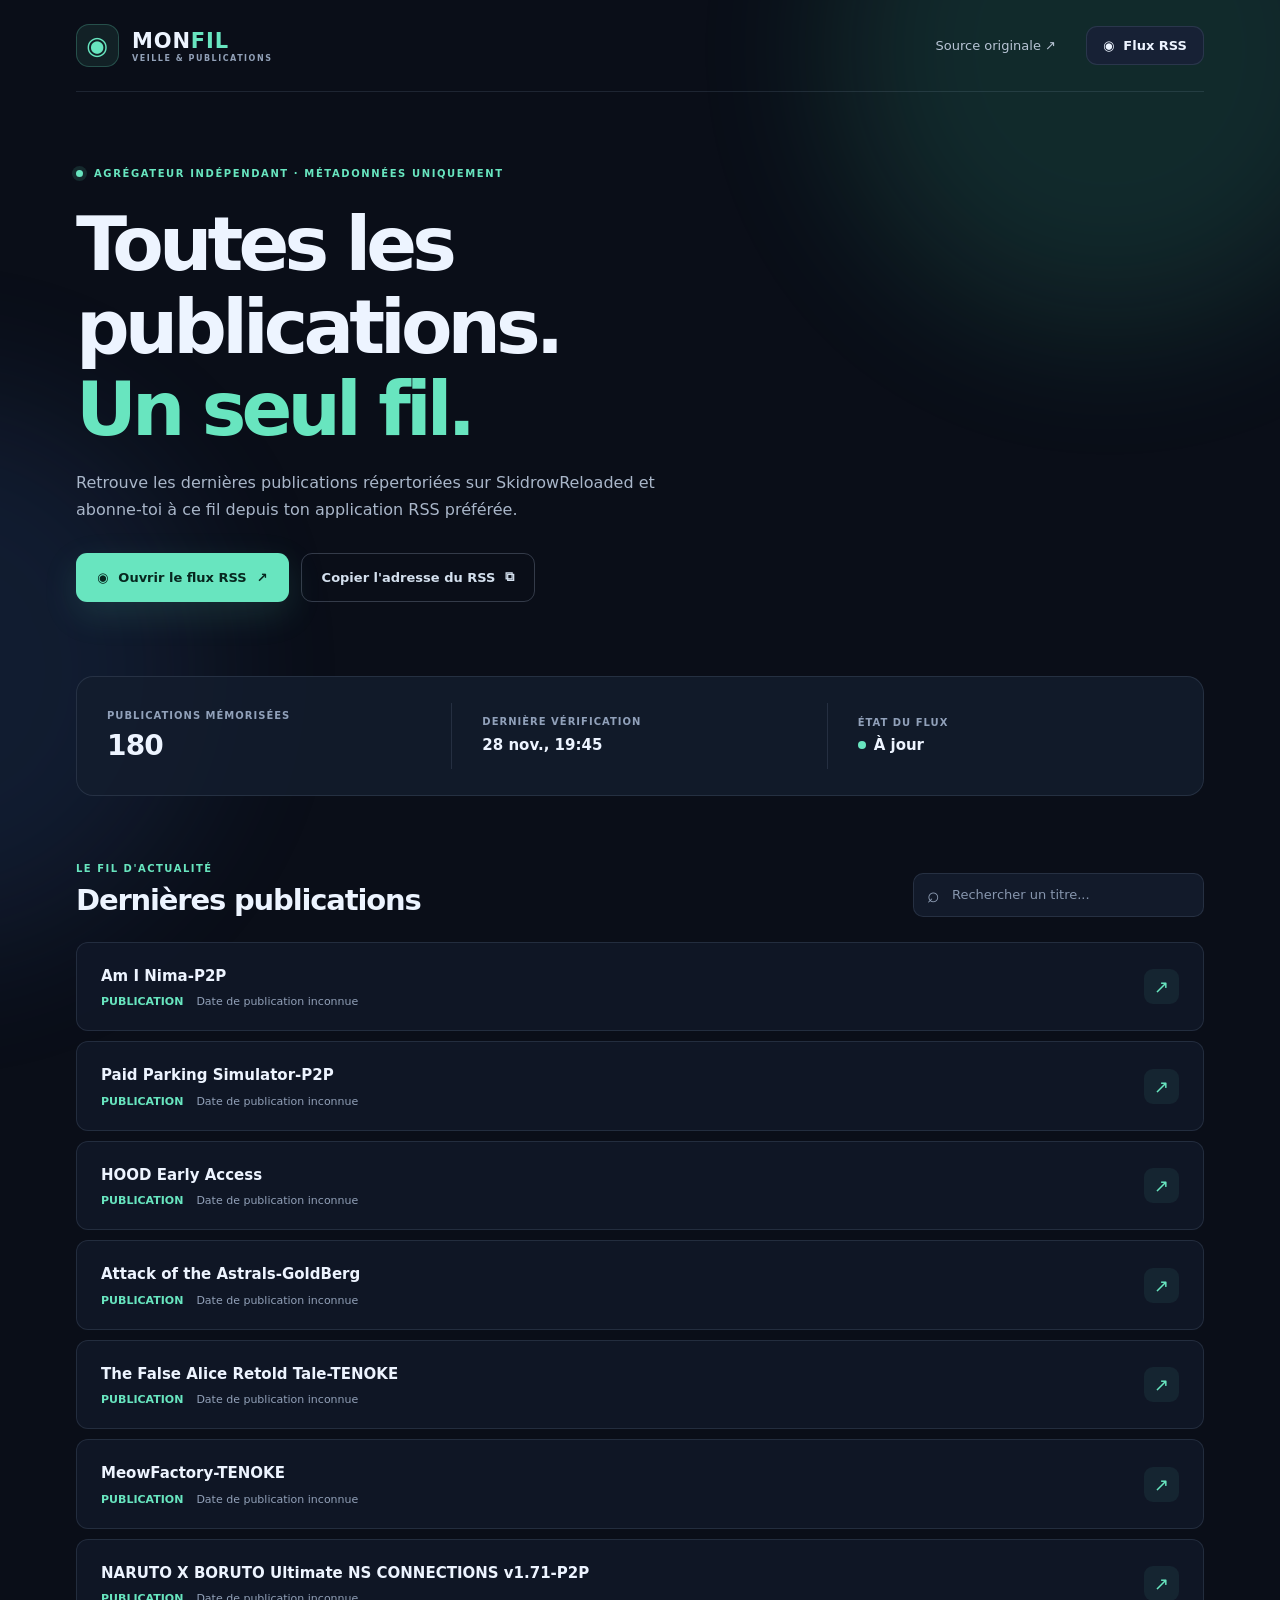
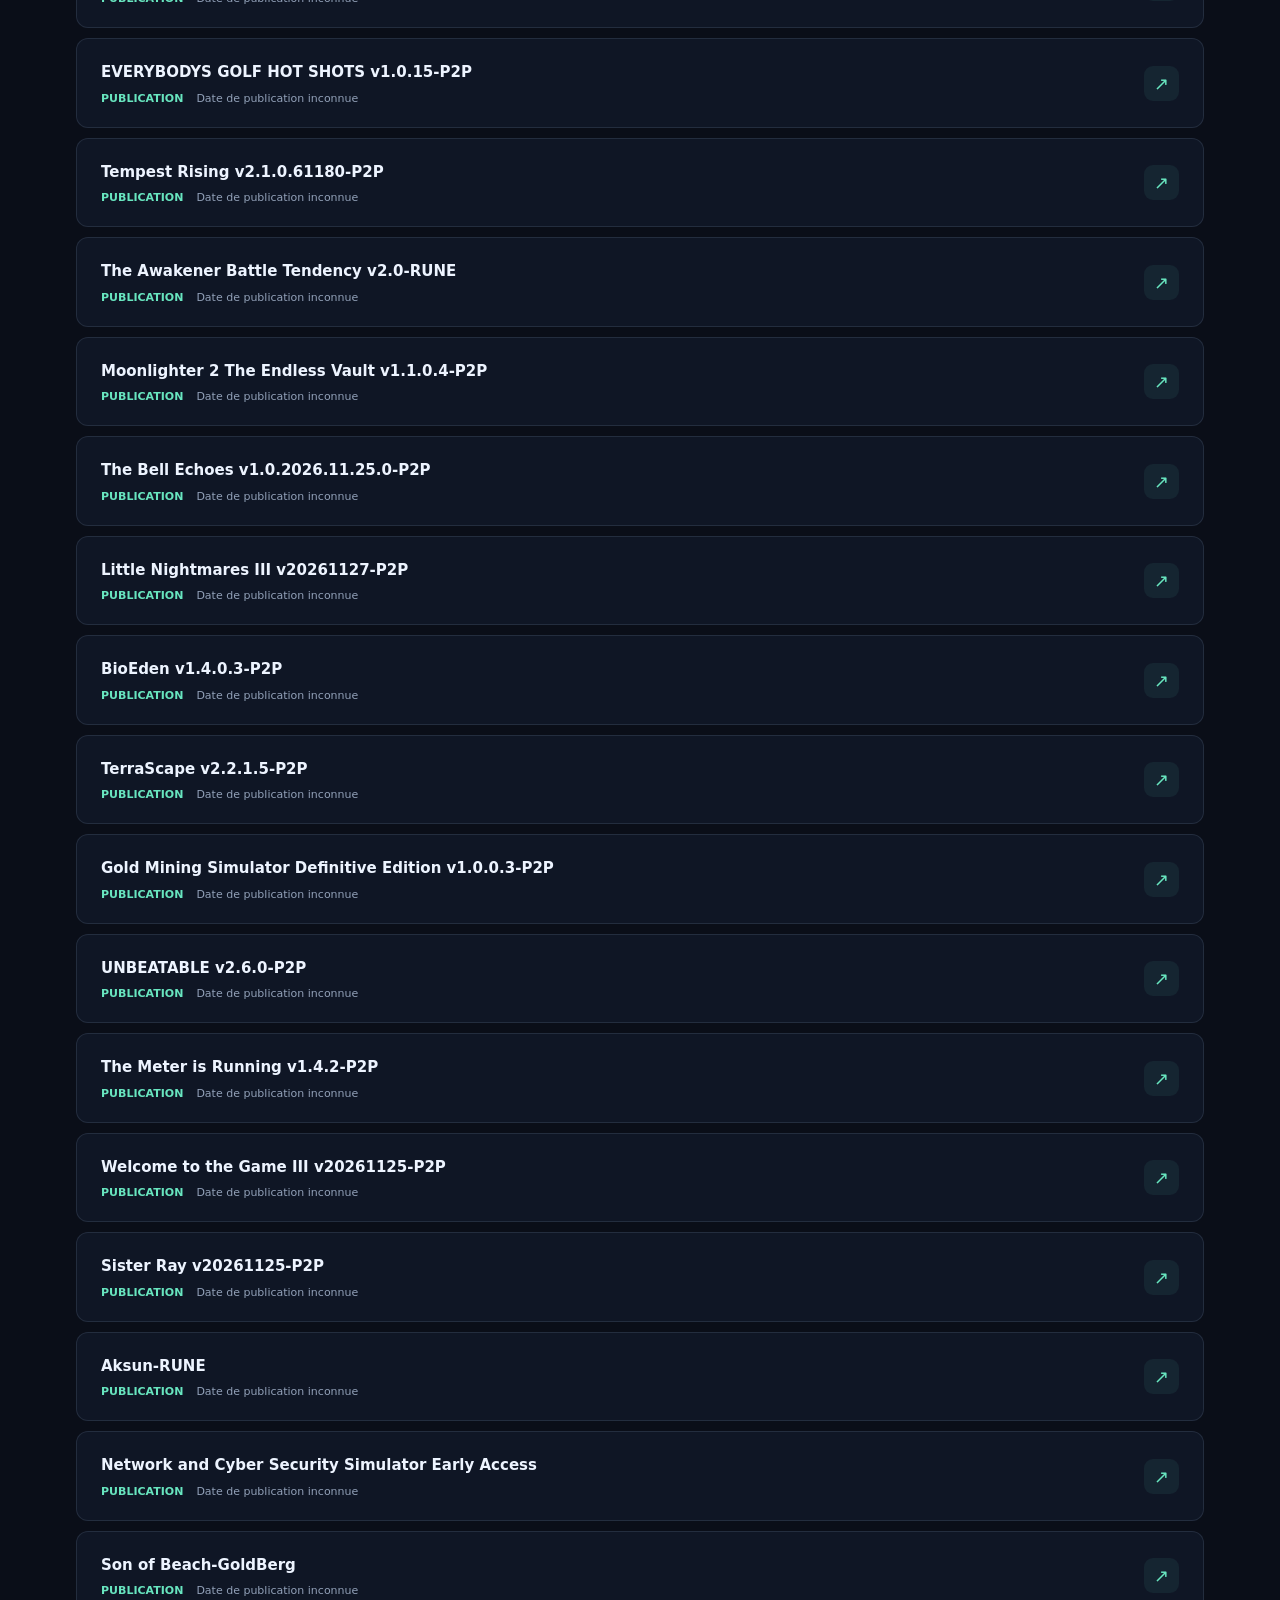
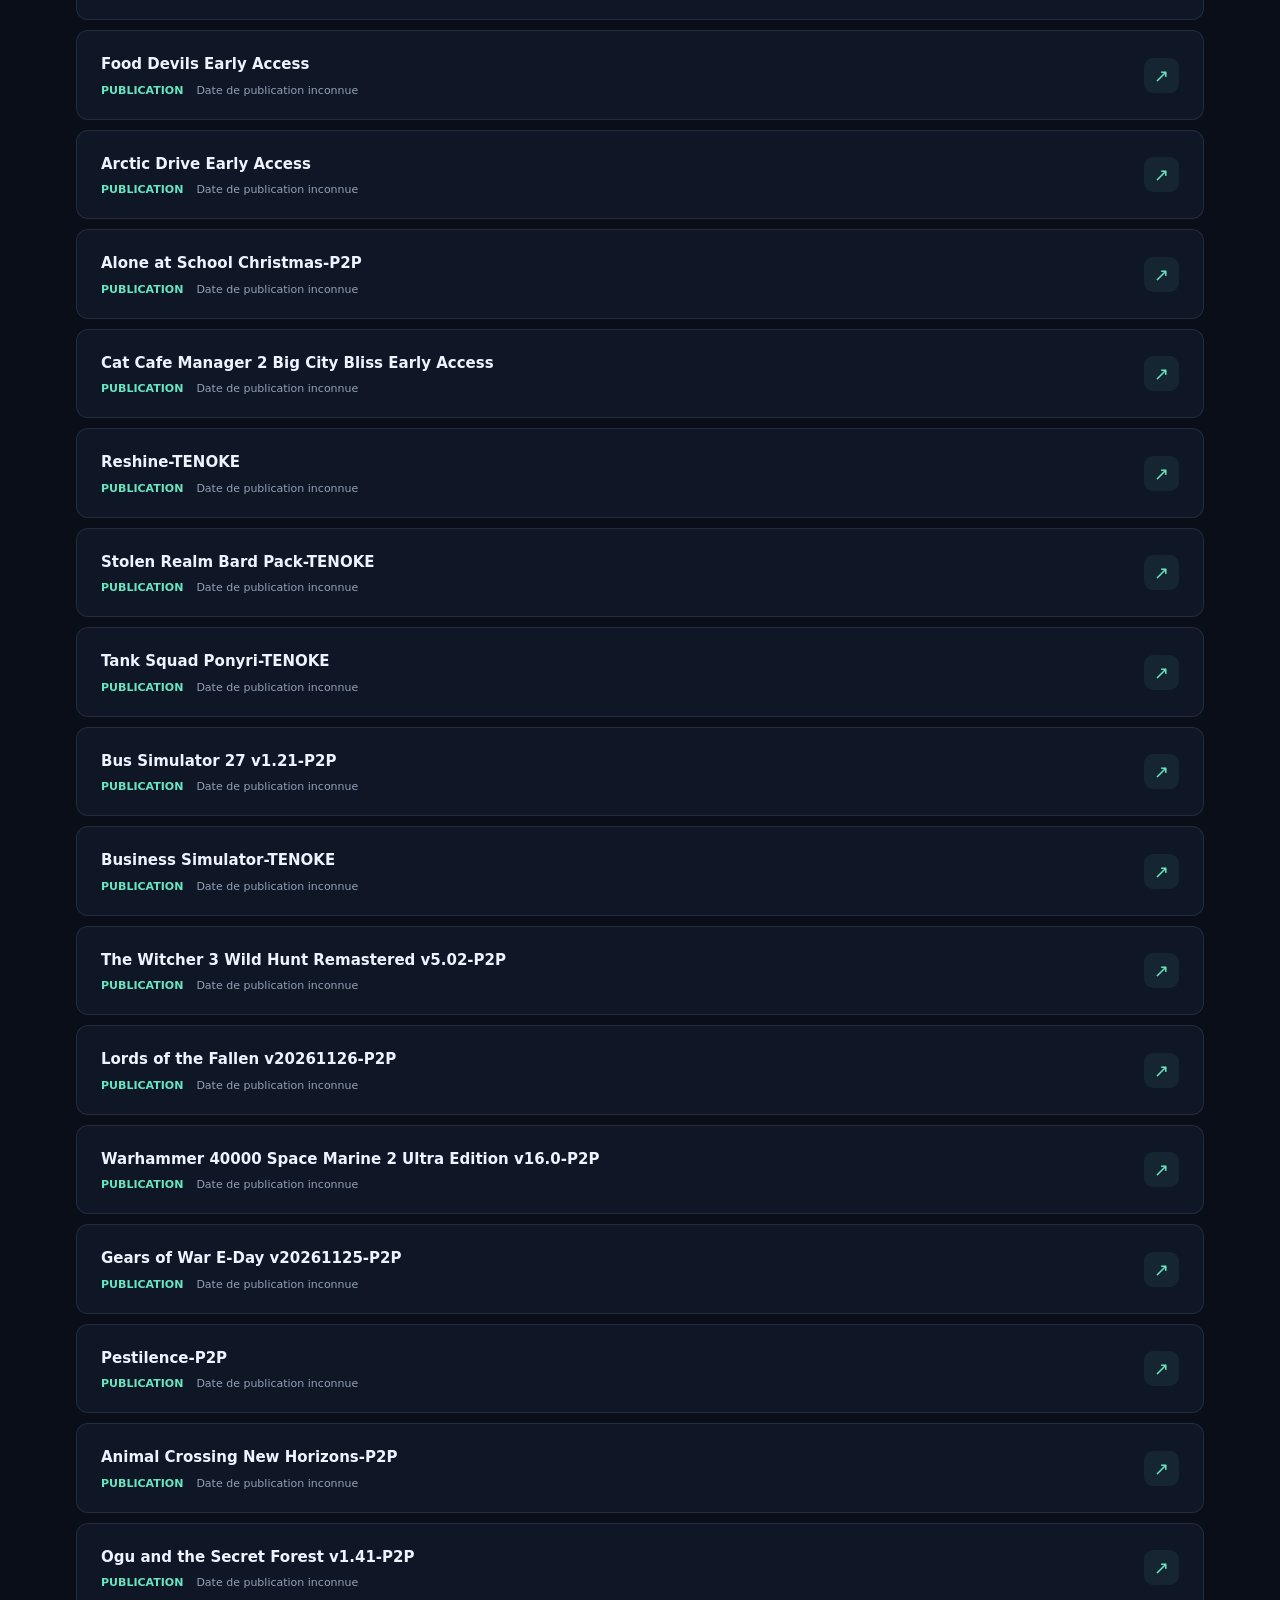
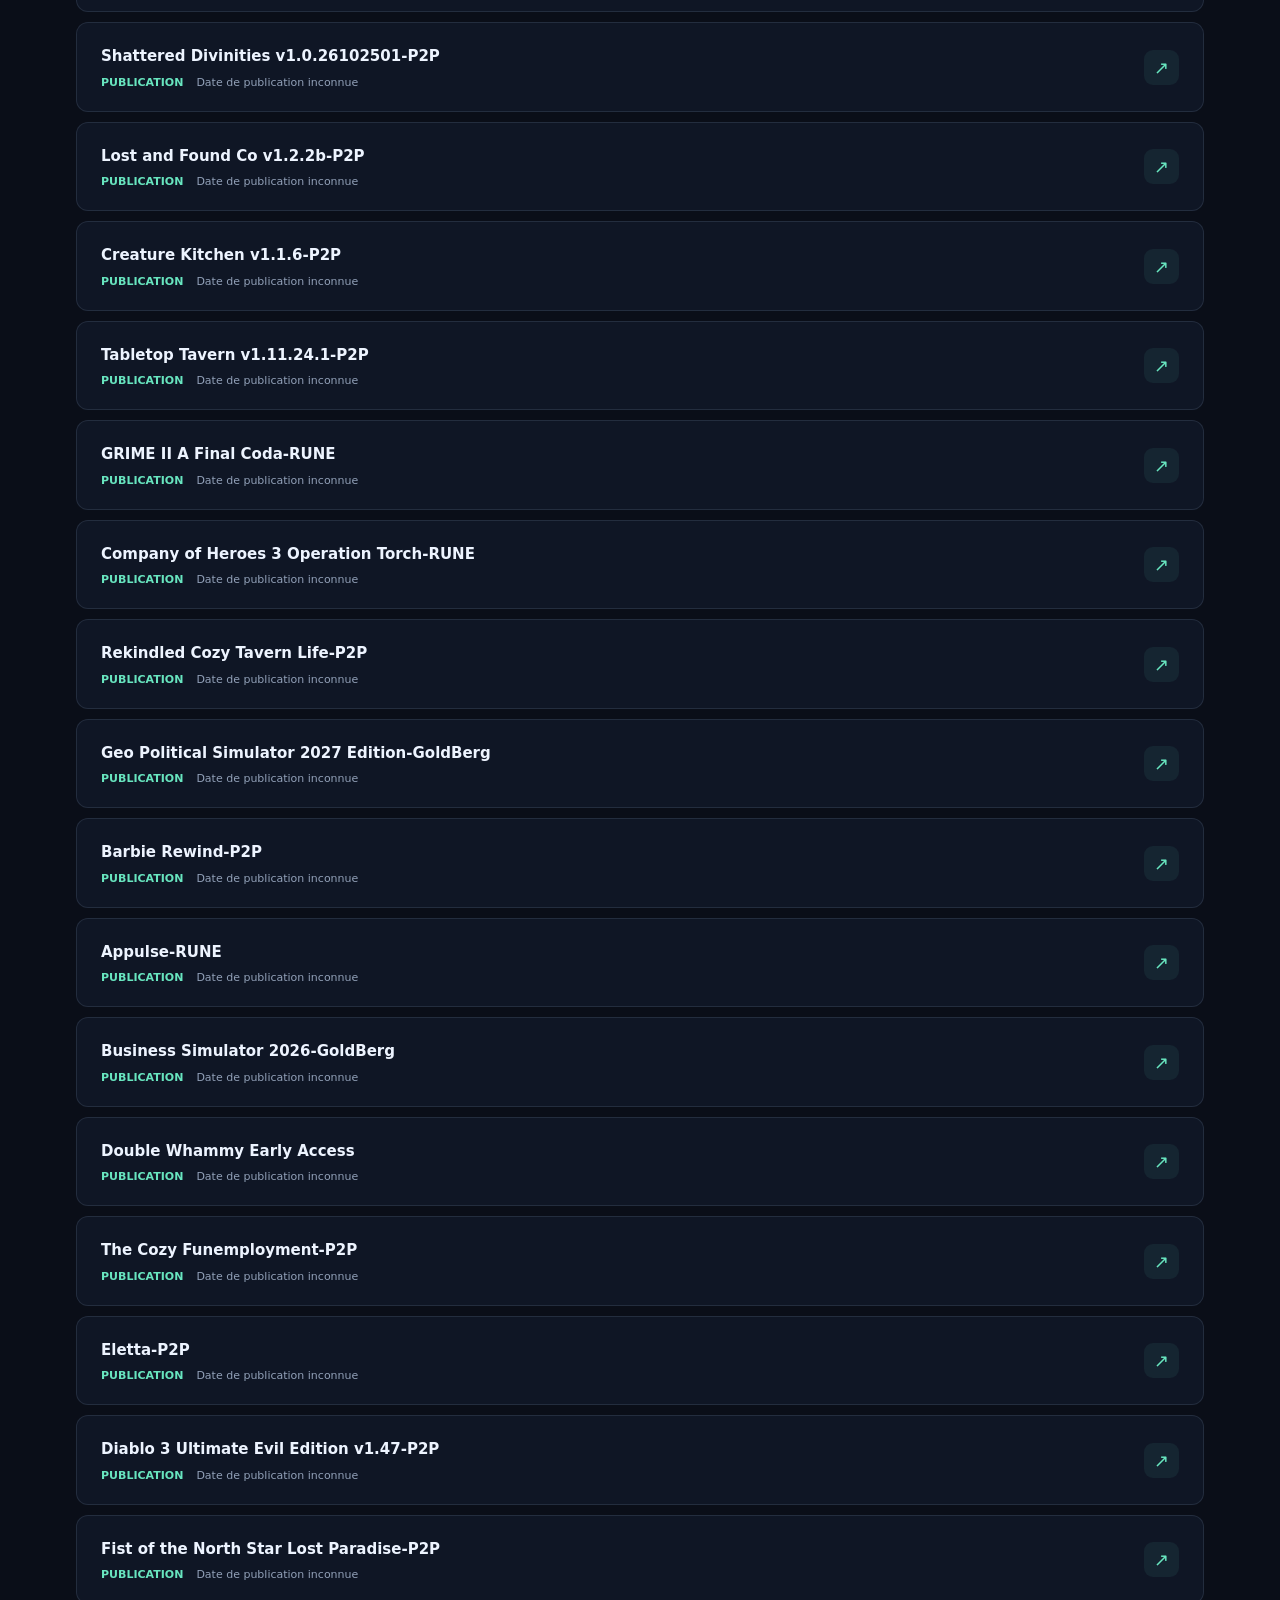
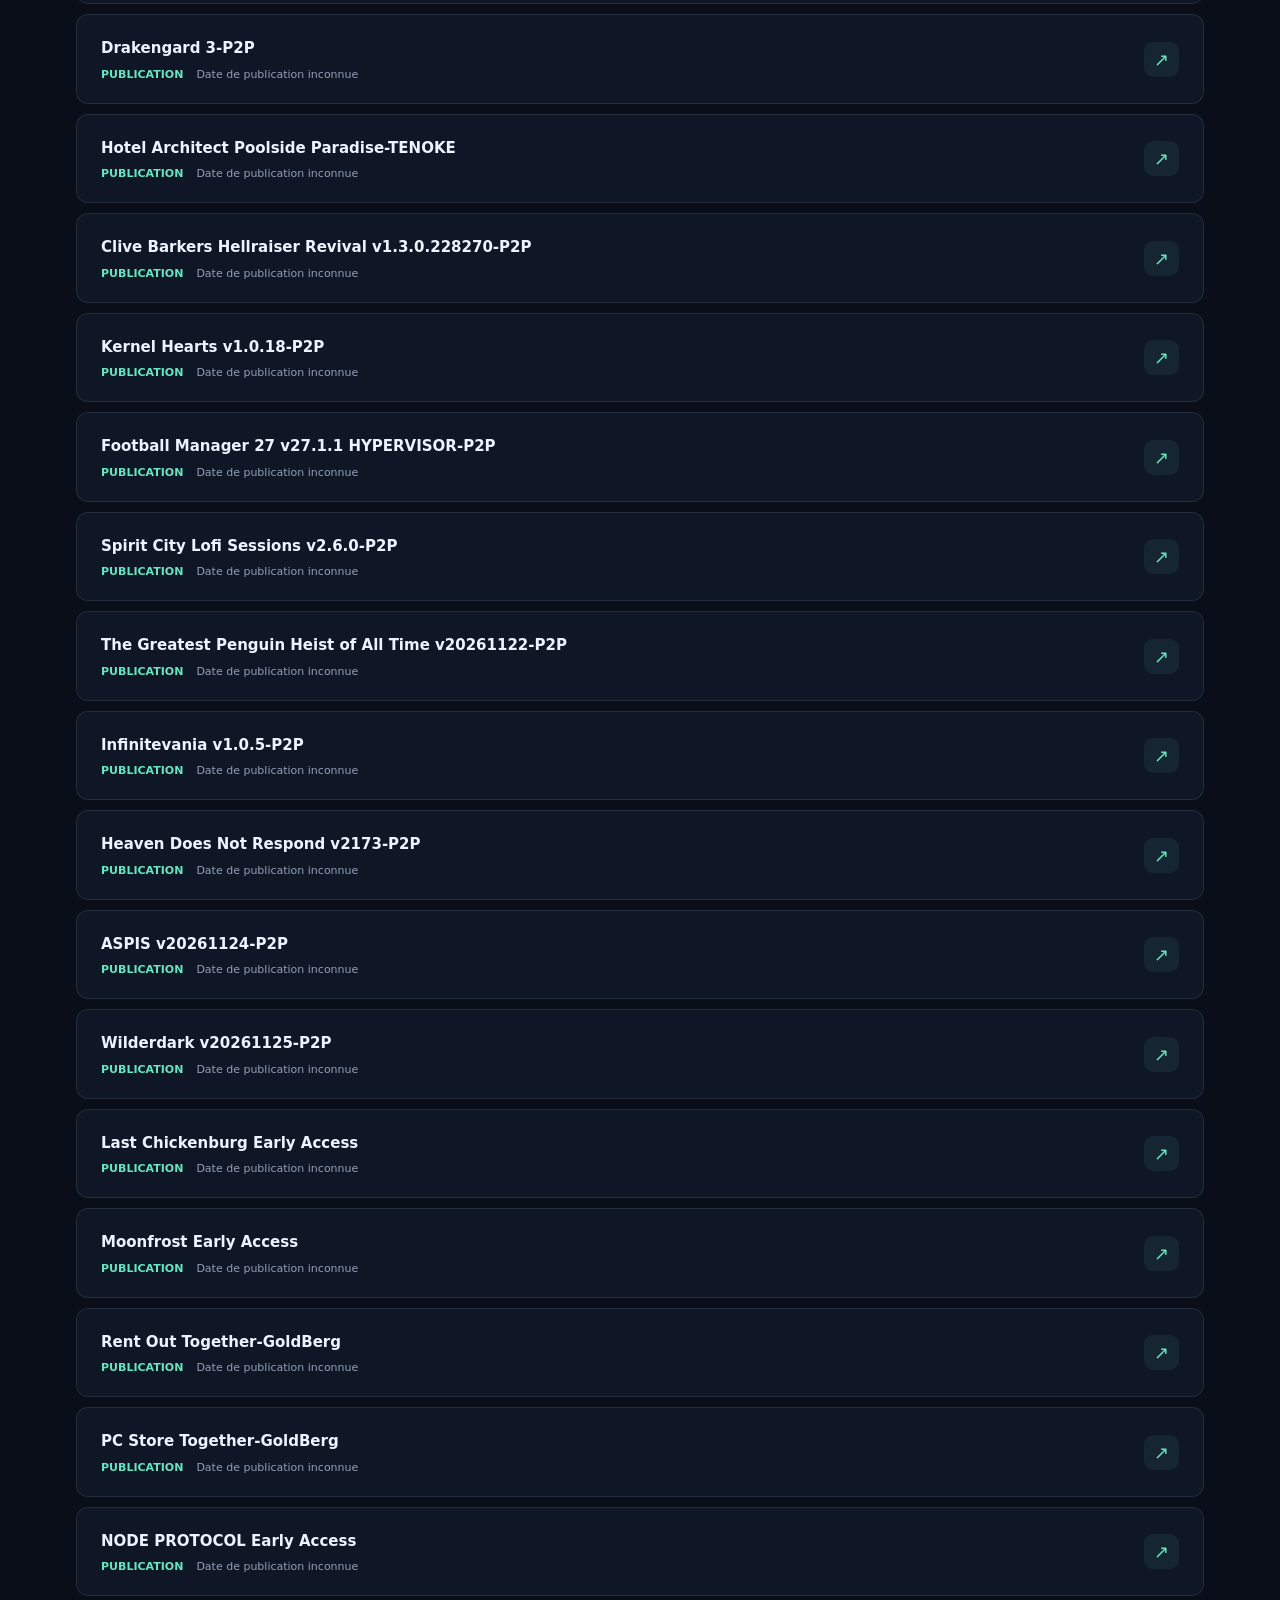
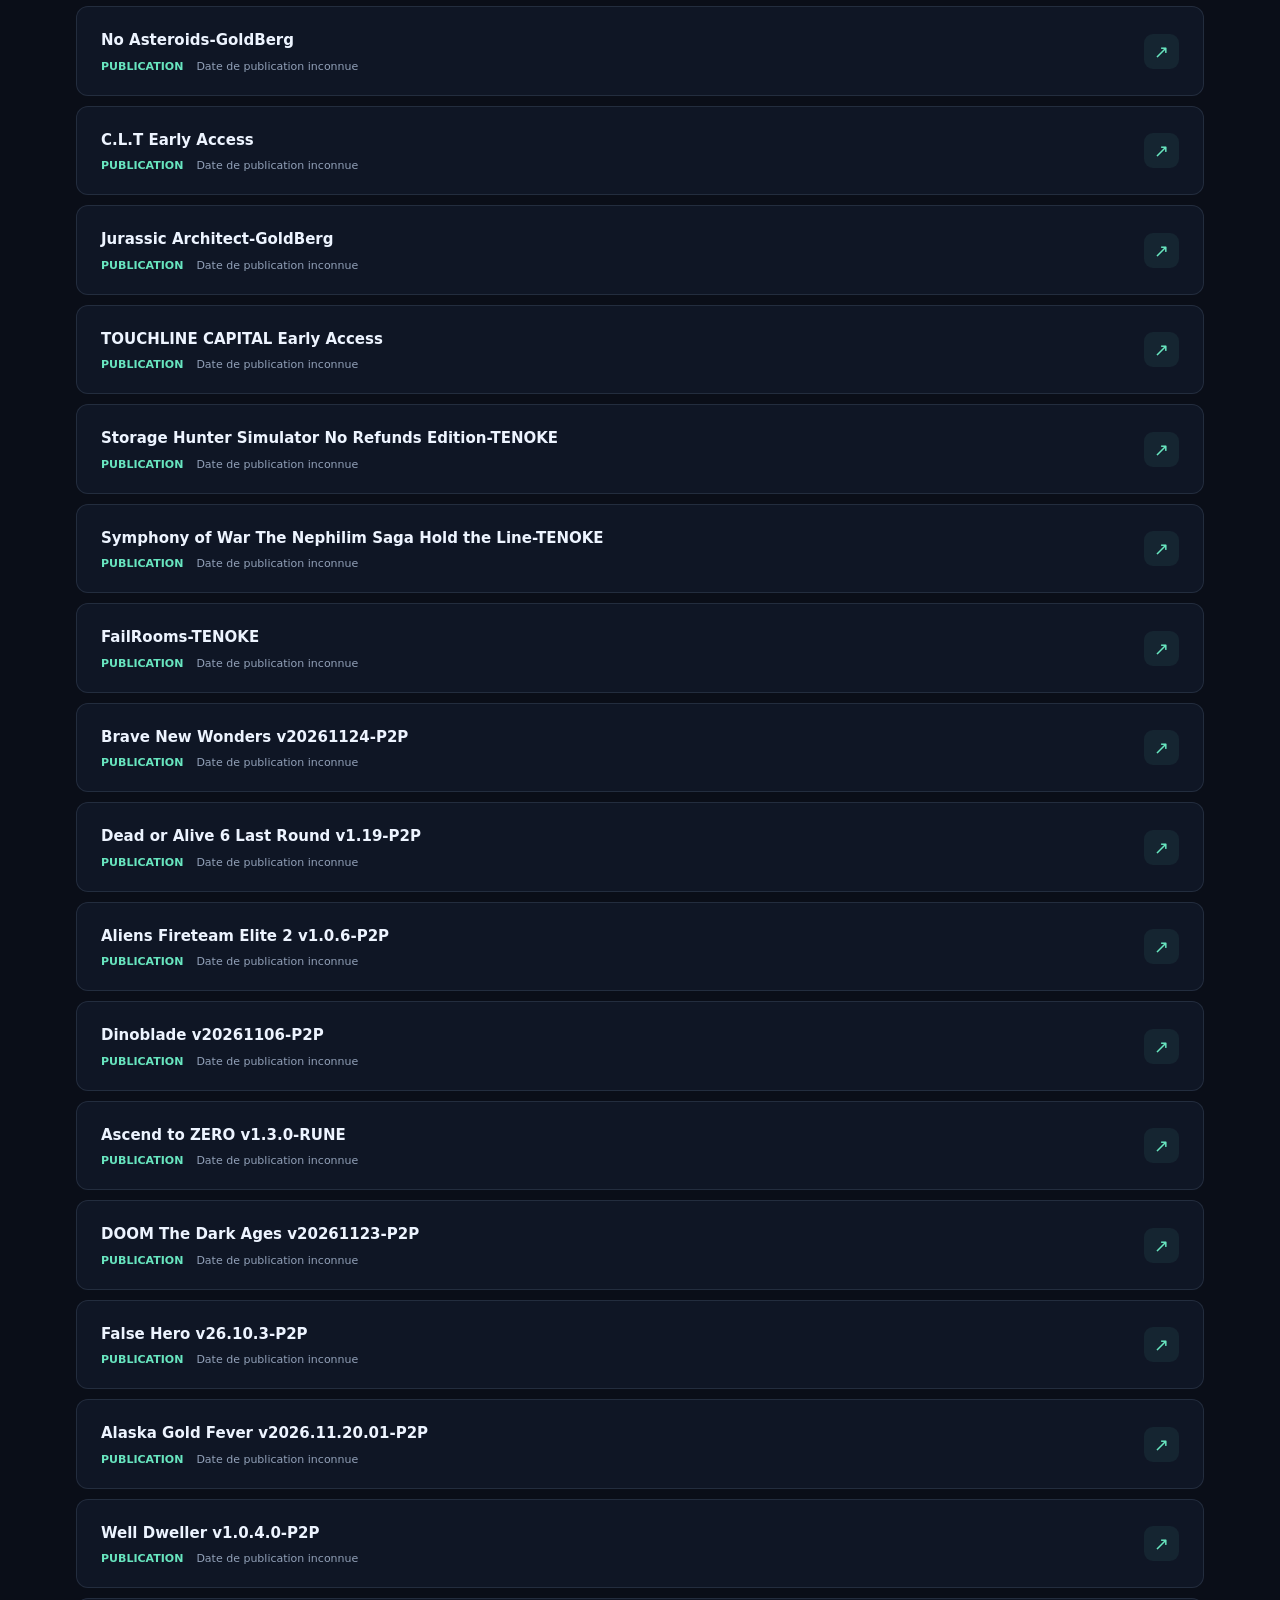
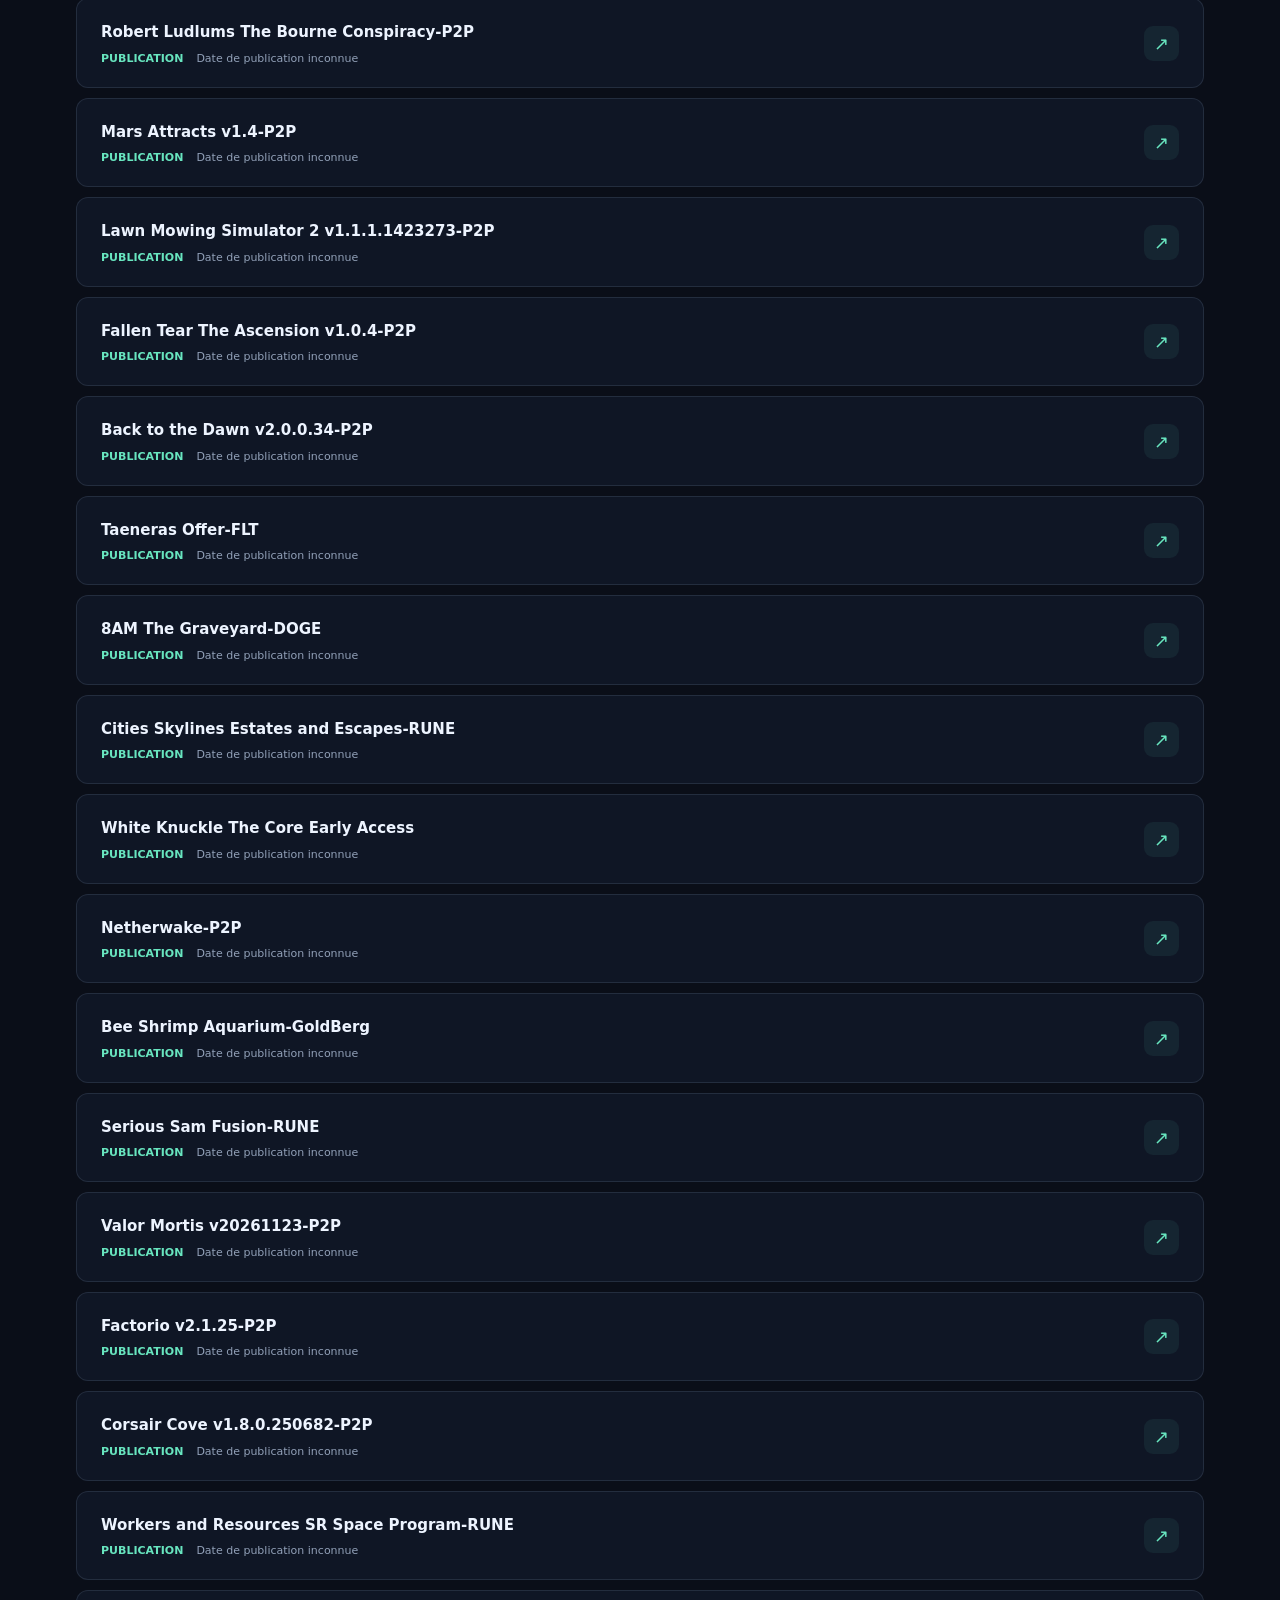
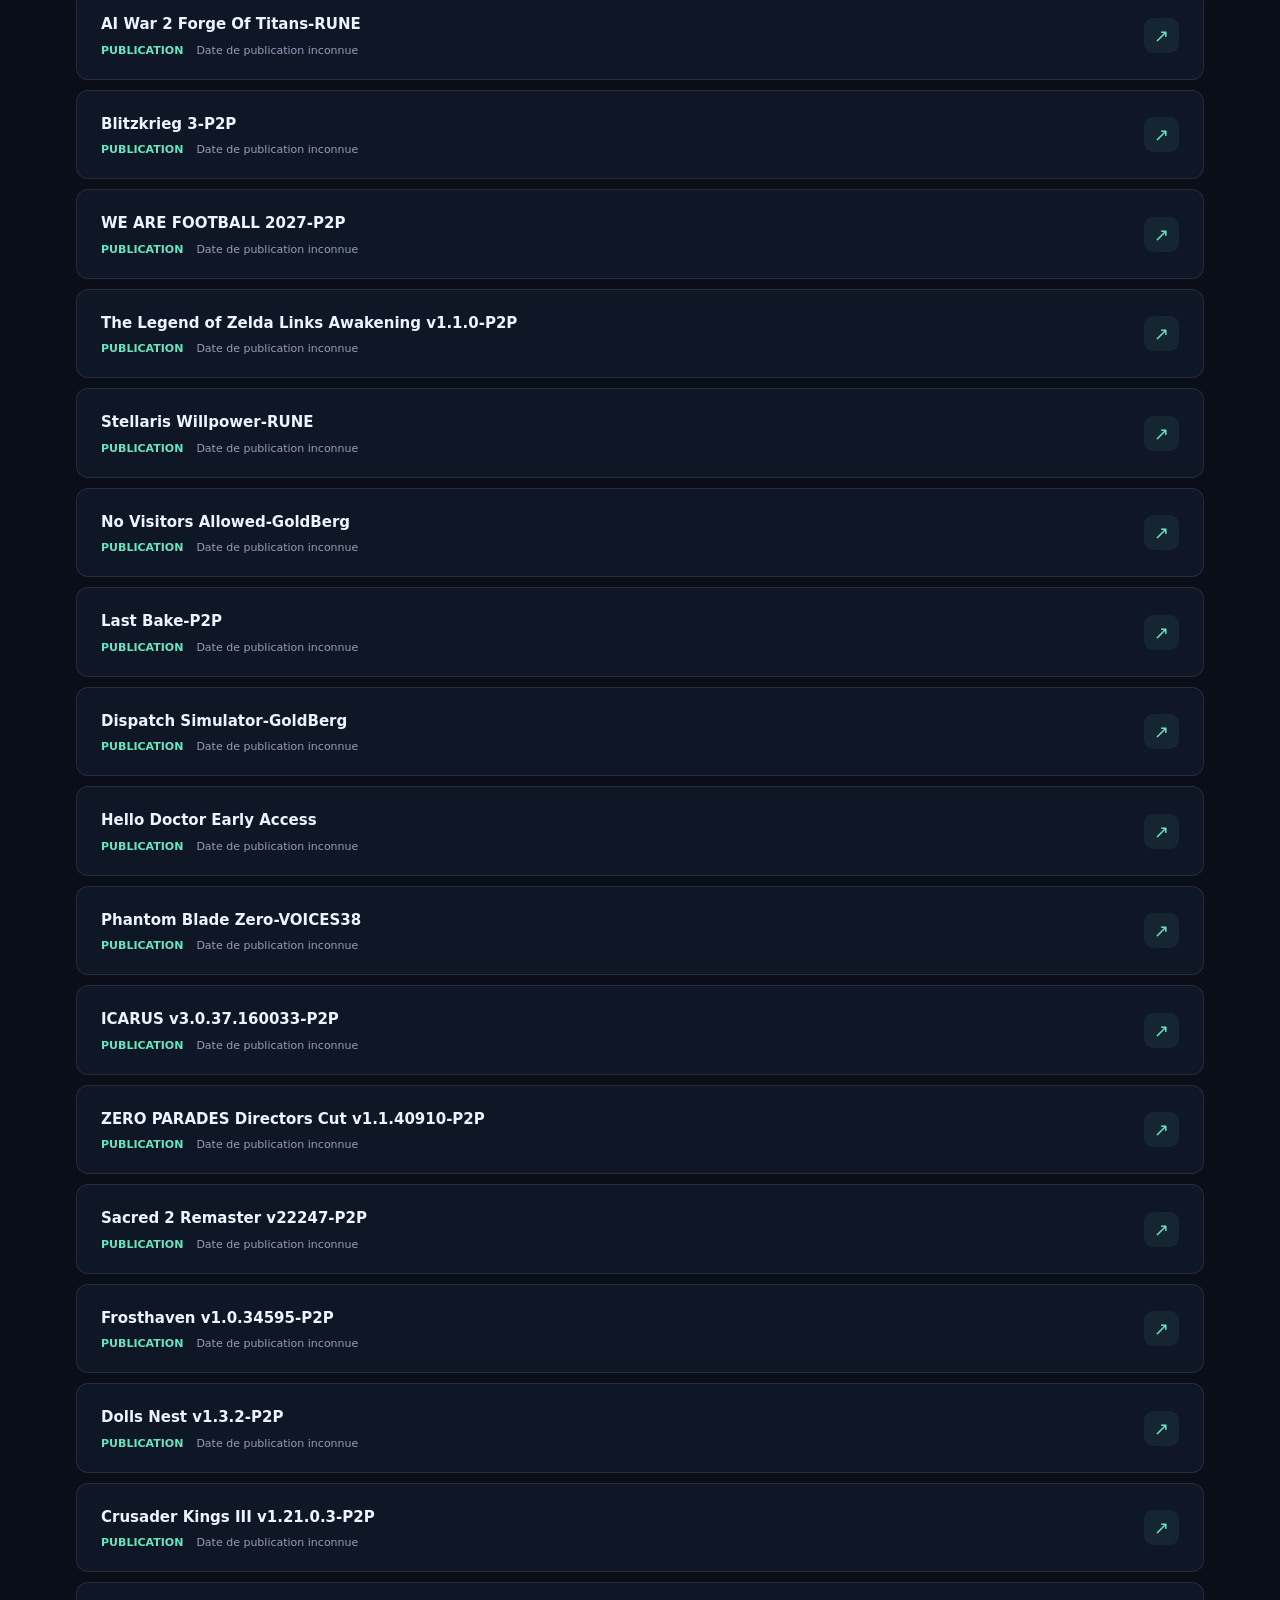
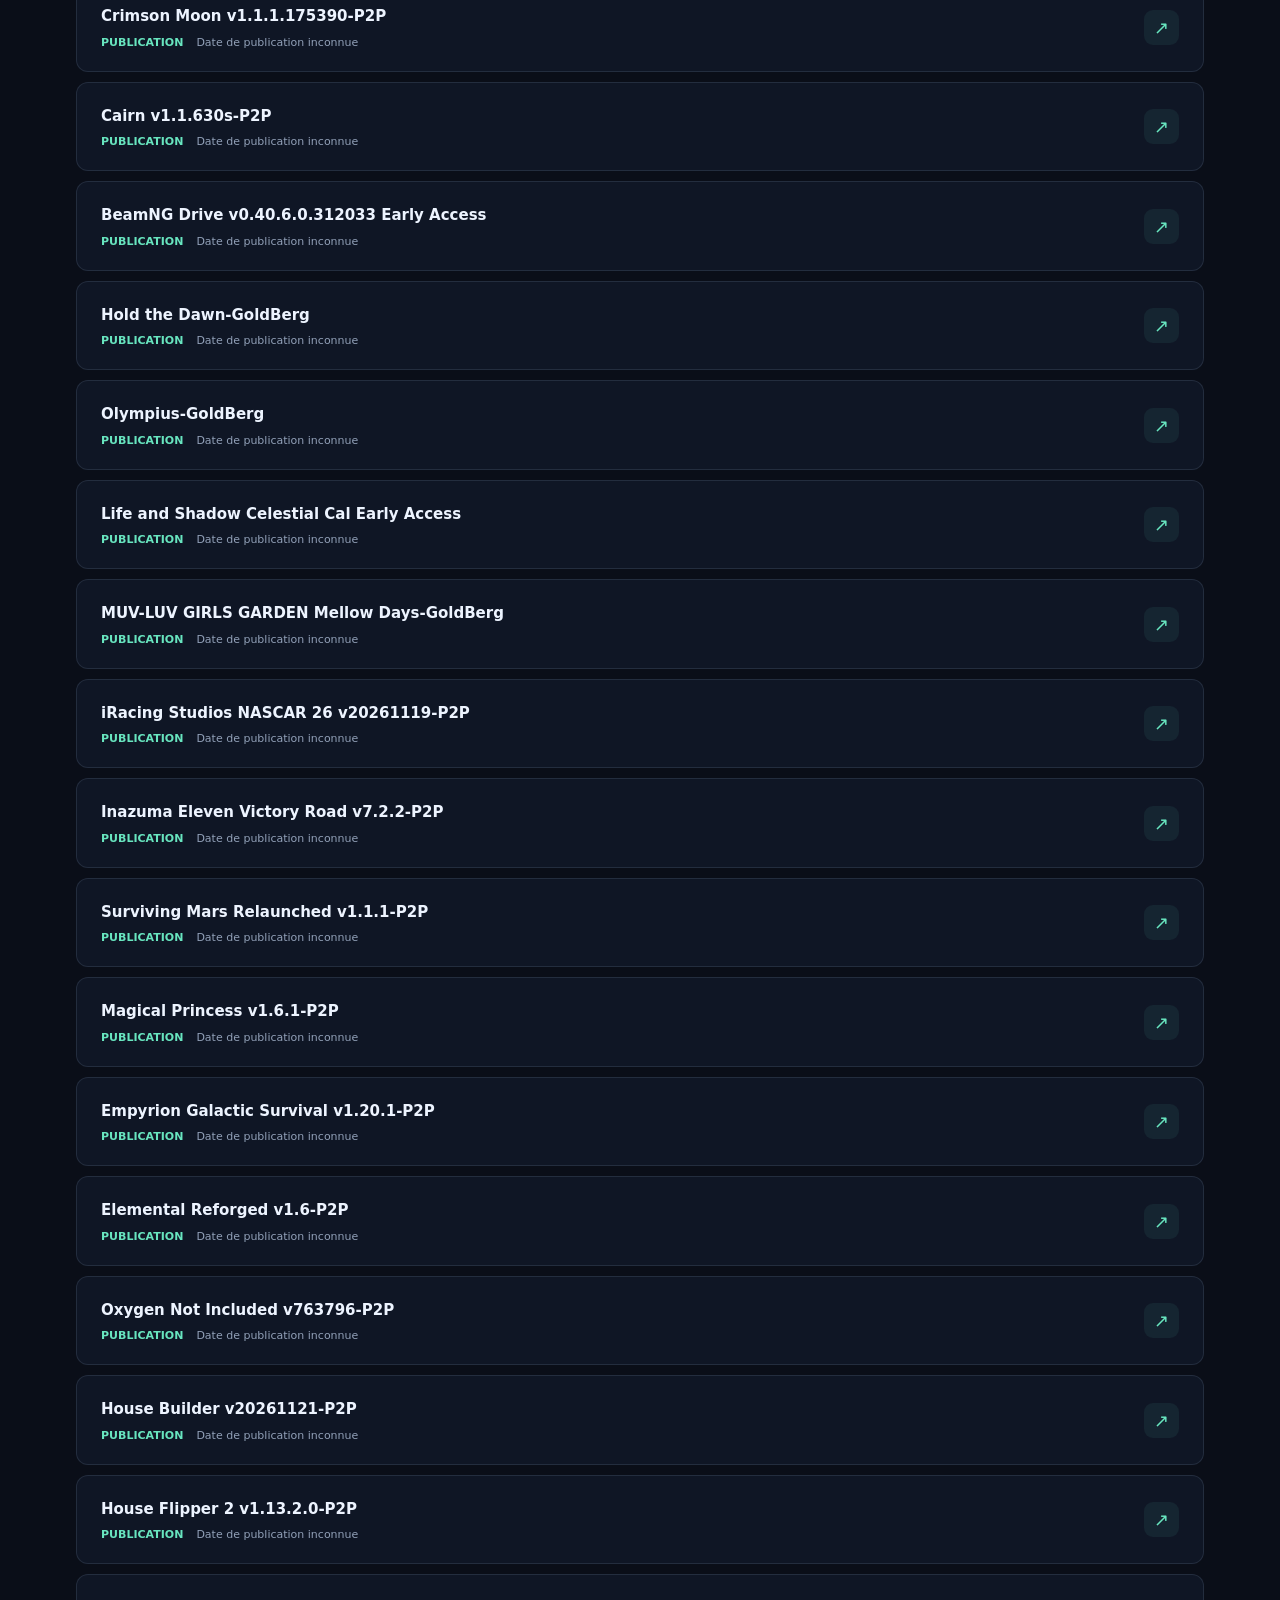
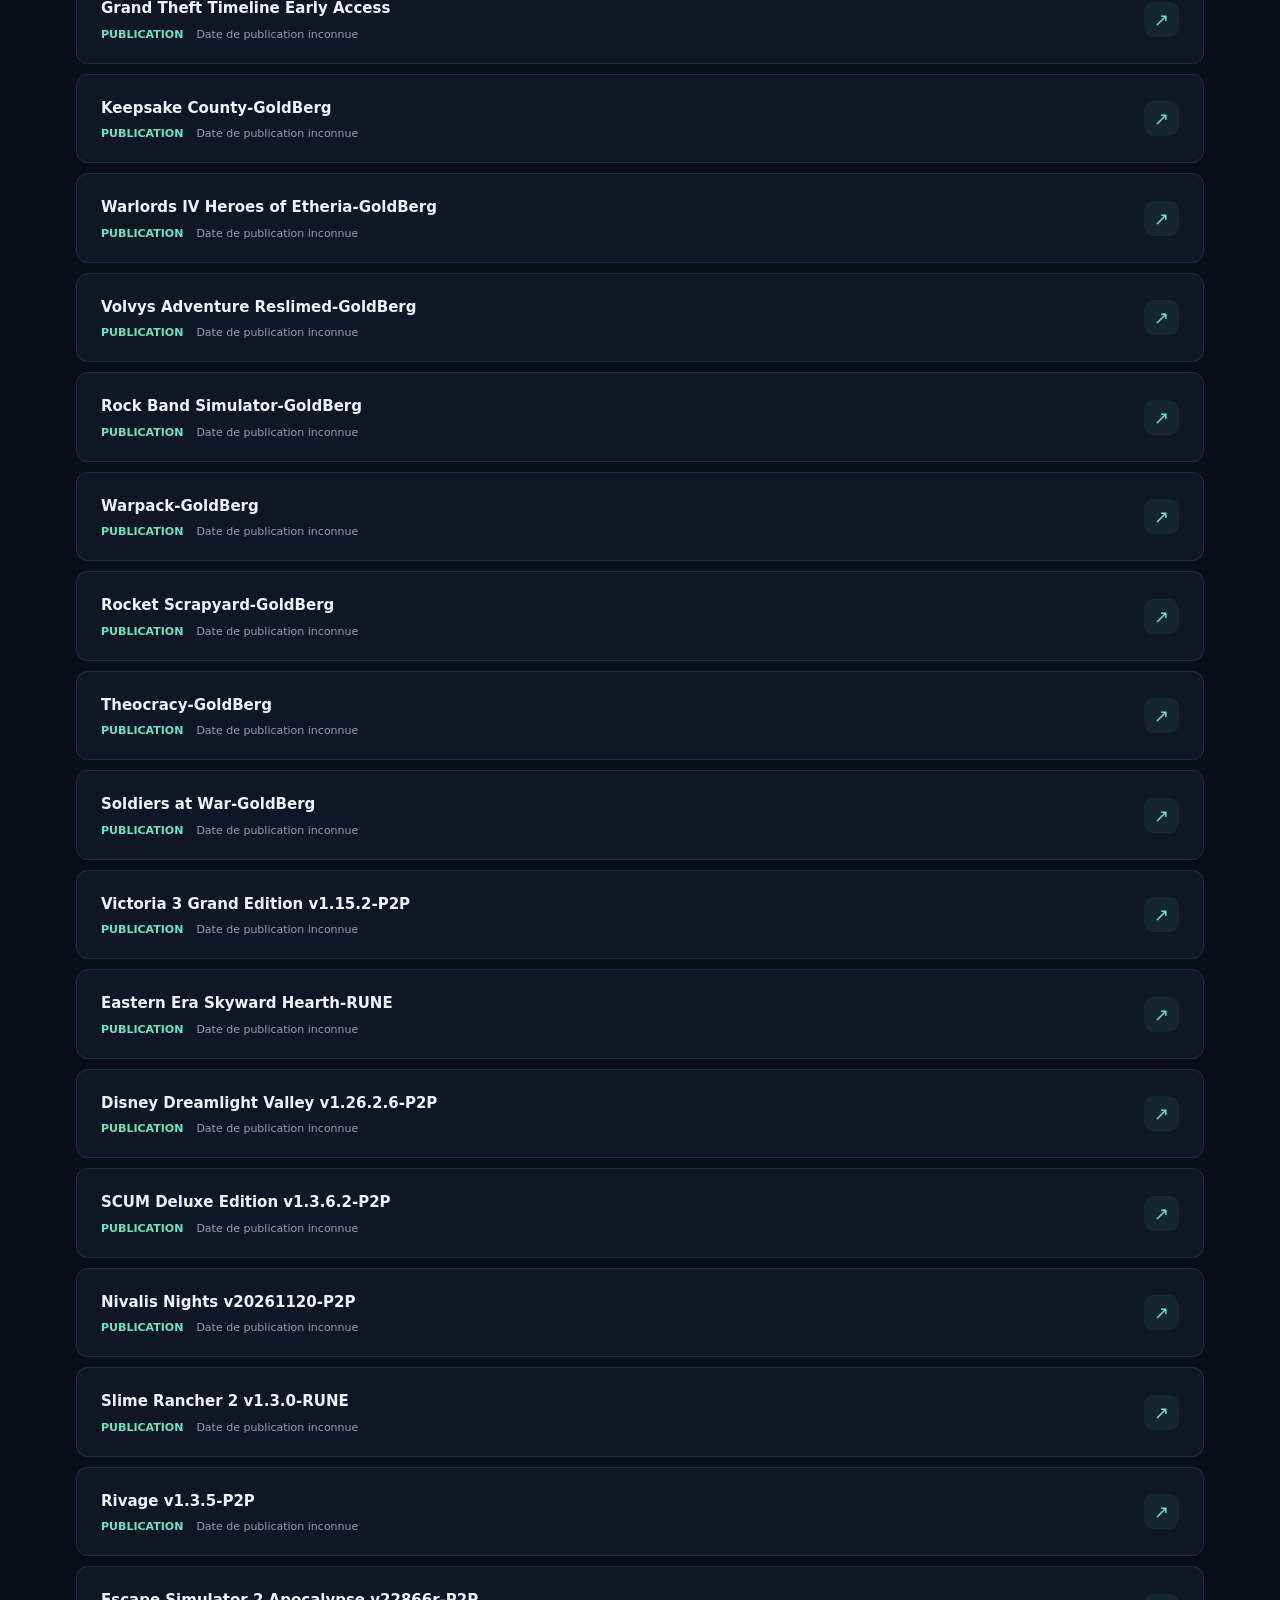
<file: docs/index.html>
<!doctype html>
<html lang="fr">
<head>
  <meta charset="utf-8" />
  <meta name="viewport" content="width=device-width, initial-scale=1" />
  <meta name="color-scheme" content="dark" />
  <meta name="description" content="Suivez les titres des dernières publications depuis un flux RSS indépendant." />
  <title>Mon Fil — Publications & RSS</title>
  <link rel="alternate" type="application/rss+xml" title="Flux RSS des publications" href="./feed.xml" />
  <link rel="stylesheet" href="./style.css" />
  <script src="./app.js" defer></script>
</head>
<body>
  <div class="ambient ambient-one" aria-hidden="true"></div>
  <div class="ambient ambient-two" aria-hidden="true"></div>
  <div class="page">
    <header class="site-header">
      <a class="brand" href="./" aria-label="Mon Fil, accueil"><span class="brand-icon" aria-hidden="true">◉</span><span>MON<span class="brand-accent">FIL</span><small>VEILLE & PUBLICATIONS</small></span></a>
      <nav class="header-actions" aria-label="Navigation">
        <a class="nav-link" href="https://www.skidrowreloaded.com/" target="_blank" rel="noopener noreferrer">Source originale <span aria-hidden="true">↗</span></a>
        <a class="button button-small button-secondary" href="./feed.xml" id="header-rss">◉ &nbsp;Flux RSS</a>
      </nav>
    </header>

    <main>
      <section class="hero" aria-labelledby="hero-title">
        <div class="eyebrow"><span class="pulse" aria-hidden="true"></span> AGRÉGATEUR INDÉPENDANT · MÉTADONNÉES UNIQUEMENT</div>
        <h1 id="hero-title">Toutes les publications.<br><span>Un seul fil.</span></h1>
        <p>Retrouve les dernières publications répertoriées sur SkidrowReloaded et abonne-toi à ce fil depuis ton application RSS préférée.</p>
        <div class="hero-actions">
          <a class="button button-primary" href="./feed.xml"><span aria-hidden="true">◉</span> Ouvrir le flux RSS <span aria-hidden="true">↗</span></a>
          <button type="button" class="button button-ghost" id="copy-feed">Copier l'adresse du RSS <span aria-hidden="true">⧉</span></button>
        </div>
      </section>

      <section class="overview" aria-label="État des publications">
        <div class="stat"><span class="stat-label">PUBLICATIONS MÉMORISÉES</span><strong id="item-count">—</strong></div>
        <div class="stat"><span class="stat-label">DERNIÈRE VÉRIFICATION</span><strong id="checked-at" class="stat-text">—</strong></div>
        <div class="stat"><span class="stat-label">ÉTAT DU FLUX</span><strong class="status" id="feed-status"><span class="status-dot" aria-hidden="true"></span> Chargement</strong></div>
      </section>

      <section class="feed-section" aria-labelledby="items-title">
        <div class="section-top">
          <div><p class="section-kicker">LE FIL D'ACTUALITÉ</p><h2 id="items-title">Dernières publications</h2></div>
          <div class="filter"><label for="search" class="sr-only">Rechercher une publication</label><span aria-hidden="true">⌕</span><input id="search" type="search" placeholder="Rechercher un titre..." autocomplete="off" /></div>
        </div>
        <div class="notice" id="notice" role="status" hidden></div>
        <div id="articles" class="article-list" aria-live="polite"><div class="empty">Chargement des publications…</div></div>
        <div class="list-footer"><span id="shown-count"></span><a href="./feed.xml">S'abonner au flux RSS <span aria-hidden="true">↗</span></a></div>
      </section>
    </main>

    <footer><span>MONFIL · Projet indépendant et non affilié à la source.</span><span>Titres et liens uniquement · Aucun fichier ni téléchargement hébergé.</span></footer>
  </div>
</body>
</html>
</file>
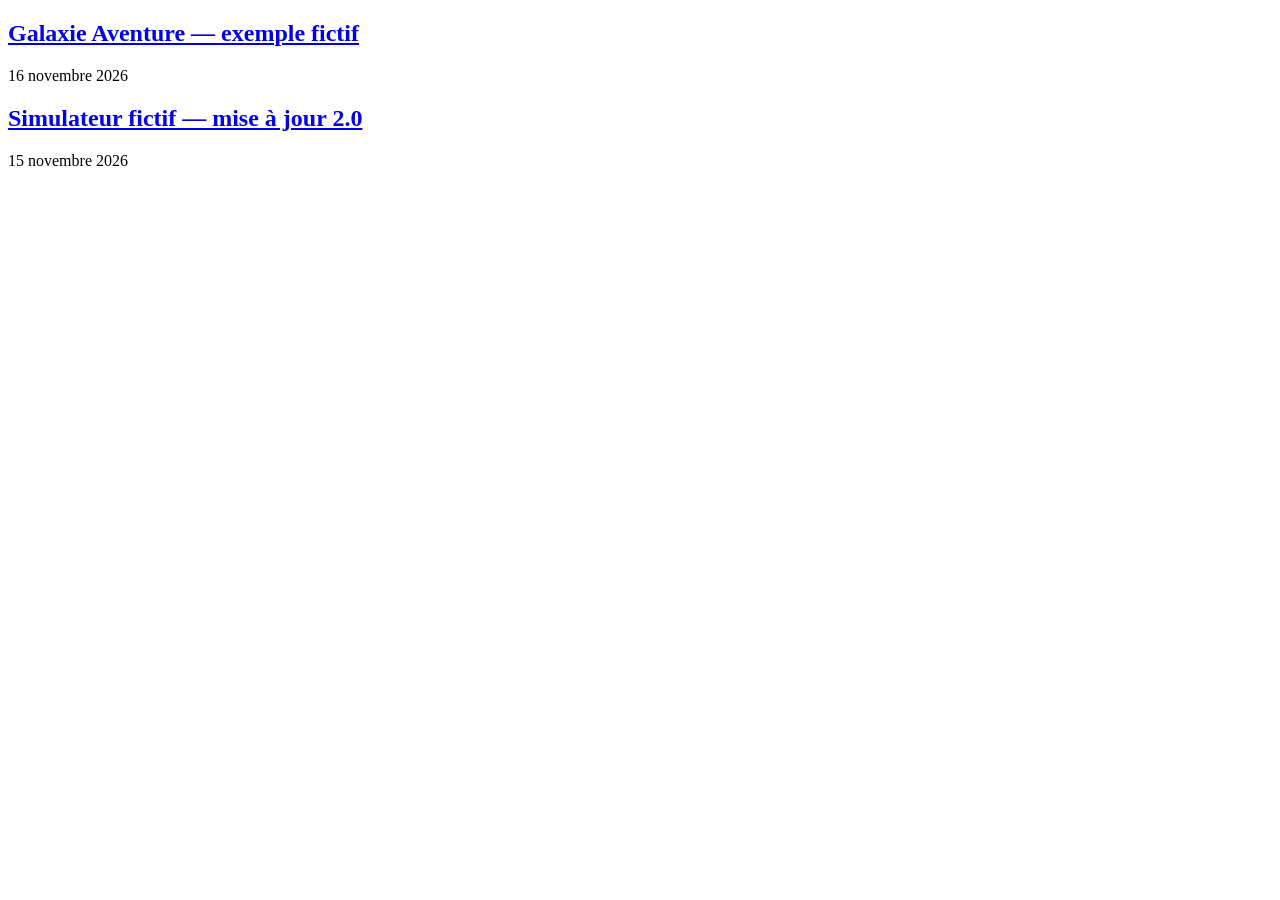
<file: examples/liste-exemple.html>
<!doctype html>
<html lang="fr"><head><title>Jeux — exemples fictifs</title></head><body>
<main id="content">
<article class="post"><h2 class="entry-title"><a href="https://www.skidrowreloaded.com/jeu-fictif-galaxie/">Galaxie Aventure — exemple fictif</a></h2><time datetime="2026-11-16T09:00:00+00:00">16 novembre 2026</time></article>
<article class="post"><h2 class="entry-title"><a href="/simulateur-fictif-v2/">Simulateur fictif — mise à jour 2.0</a></h2><time datetime="2026-11-15T11:30:00+00:00">15 novembre 2026</time></article>
</main></body></html>
</file>
<file: docs/style.css>
:root{color-scheme:dark;--bg:#0a0e18;--panel:#121a2a;--panel-hi:#172135;--text:#edf4ff;--muted:#92a1b8;--border:rgba(182,201,236,.12);--accent:#68e5bf;--accent2:#a6fae0;--warning:#f5be7e;font-family:Inter,ui-sans-serif,system-ui,-apple-system,BlinkMacSystemFont,"Segoe UI",sans-serif}*{box-sizing:border-box}html{scroll-behavior:smooth}body{margin:0;min-height:100vh;background:var(--bg);color:var(--text)}a{color:inherit;text-decoration:none}button,input{font:inherit}.page{position:relative;z-index:1;max-width:1200px;margin:0 auto;padding:0 36px}.ambient{pointer-events:none;position:fixed;z-index:0;width:560px;height:560px;filter:blur(75px);border-radius:100%;opacity:.13}.ambient-one{top:-230px;right:-110px;background:#4be8b3}.ambient-two{top:390px;left:-350px;background:#477dd5}.site-header{height:92px;display:flex;align-items:center;justify-content:space-between;border-bottom:1px solid var(--border)}.brand{display:flex;align-items:center;gap:13px;font-weight:900;font-size:21px;letter-spacing:.04em}.brand-icon{width:43px;height:43px;display:grid;place-items:center;border:1px solid rgba(104,229,191,.24);border-radius:13px;background:rgba(104,229,191,.09);color:var(--accent);font-size:25px}.brand-accent{color:var(--accent)}.brand small{font-size:8px;display:block;letter-spacing:.19em;color:var(--muted);font-weight:750;margin-top:1px}.header-actions{display:flex;align-items:center;gap:30px}.nav-link{font-size:13px;color:#b8c4d5}.nav-link:hover,.list-footer a:hover{color:var(--accent)}.button{display:inline-flex;align-items:center;justify-content:center;gap:10px;border-radius:11px;min-height:49px;padding:0 20px;cursor:pointer;transition:transform .15s,background .15s;border:1px solid transparent;font-weight:750;font-size:13px}.button:hover{transform:translateY(-1px)}.button-small{min-height:39px;padding:0 16px}.button-primary{background:var(--accent);color:#07271f;box-shadow:0 12px 35px rgba(104,229,191,.13)}.button-primary:hover{background:var(--accent2)}.button-secondary{background:var(--panel-hi);border-color:var(--border)}.button-ghost{background:transparent;border-color:rgba(166,181,208,.27);color:#d4e0ee}.button-ghost:hover{background:rgba(255,255,255,.04)}.hero{padding:76px 0 74px;max-width:800px}.eyebrow{font-size:10px;letter-spacing:.16em;font-weight:800;color:var(--accent);display:flex;gap:11px;align-items:center}.pulse{width:7px;height:7px;background:var(--accent);display:inline-block;border-radius:50%;box-shadow:0 0 0 4px rgba(104,229,191,.13)}h1{font-size:clamp(43px,6vw,75px);line-height:1.1;letter-spacing:-.065em;margin:24px 0 18px;font-weight:860}h1 span{color:var(--accent)}.hero p{max-width:590px;font-size:16px;line-height:1.7;color:#a9b6c9;margin-bottom:30px}.hero-actions{display:flex;align-items:center;gap:12px;flex-wrap:wrap}.overview{display:grid;grid-template-columns:repeat(3,minmax(0,1fr));border:1px solid var(--border);border-radius:17px;background:rgba(20,29,46,.84);padding:26px 0}.stat{padding:0 30px;min-height:66px;display:flex;flex-direction:column;justify-content:center;gap:8px}.stat:not(:last-child){border-right:1px solid var(--border)}.stat-label{font-size:10px;letter-spacing:.1em;color:#91a1ba;font-weight:750}.stat strong{font-size:28px;letter-spacing:-.03em}.stat .stat-text{font-size:15px;letter-spacing:0;font-weight:700;line-height:1.4}.stat .status{font-size:15px;letter-spacing:0;display:flex;align-items:center;gap:8px;font-weight:750}.status-dot{width:8px;height:8px;border-radius:50%;background:var(--muted)}.status.ok .status-dot{background:var(--accent)}.status.error .status-dot{background:var(--warning)}.feed-section{padding:67px 0 72px}.section-top{display:flex;justify-content:space-between;align-items:end;gap:20px;margin-bottom:25px}.section-kicker{font-weight:850;letter-spacing:.15em;color:var(--accent);font-size:10px;margin:0 0 9px}h2{font-size:29px;letter-spacing:-.04em;margin:0}.filter{height:44px;display:flex;align-items:center;gap:10px;border:1px solid var(--border);background:var(--panel);border-radius:10px;padding:0 13px;color:var(--muted)}.filter span{font-size:21px}.filter input{color:var(--text);background:transparent;outline:0;border:0;width:240px;font-size:13px}.filter input::placeholder{color:#8796ae}.filter:focus-within{border-color:rgba(104,229,191,.6)}.article-list{display:flex;flex-direction:column;gap:10px}.article{display:flex;gap:20px;align-items:center;justify-content:space-between;padding:22px 24px;border:1px solid var(--border);background:rgba(17,25,41,.84);border-radius:12px;transition:background .15s,border-color .15s}.article:hover{background:var(--panel-hi);border-color:rgba(104,229,191,.35)}.article-main{min-width:0}.article-title{margin:0 0 8px;font-size:15px;font-weight:750;line-height:1.5;overflow-wrap:anywhere}.article-meta{display:flex;align-items:center;gap:13px;color:var(--muted);font-size:11px}.article-tag{color:var(--accent);font-weight:750}.article-arrow{flex:0 0 35px;height:35px;border-radius:9px;display:grid;place-items:center;background:rgba(104,229,191,.07);color:var(--accent);font-size:18px}.article:hover .article-arrow{background:rgba(104,229,191,.16)}.notice{border-radius:10px;padding:14px 17px;margin-bottom:18px;background:rgba(245,190,126,.08);border:1px solid rgba(245,190,126,.24);color:#f0d5b9;font-size:13px;line-height:1.6}.notice.info{background:rgba(104,229,191,.07);border-color:rgba(104,229,191,.25);color:#c4f7e5}.empty{padding:38px;border:1px dashed rgba(182,201,236,.2);border-radius:12px;text-align:center;color:var(--muted);line-height:1.6}.list-footer{display:flex;align-items:center;justify-content:space-between;color:var(--muted);font-size:12px;margin:22px 2px 0}.list-footer a{color:var(--accent)}footer{padding:27px 0 40px;border-top:1px solid var(--border);font-size:11px;line-height:1.8;color:#7d8ca5;display:flex;gap:15px;justify-content:space-between}.sr-only{position:absolute;width:1px;height:1px;padding:0;margin:-1px;overflow:hidden;clip:rect(0,0,0,0);white-space:nowrap;border:0}@media(max-width:700px){.page{padding:0 18px}.site-header{height:78px}.brand{font-size:18px}.brand-icon{width:37px;height:37px}.header-actions{gap:10px}.nav-link{display:none}.hero{padding:56px 0}.hero p{font-size:14px}.overview{grid-template-columns:1fr;padding:7px 0}.stat{padding:16px 21px;min-height:auto}.stat:not(:last-child){border-right:0;border-bottom:1px solid var(--border)}.stat strong{font-size:24px}.stat .stat-text{font-size:14px}.feed-section{padding:45px 0}.section-top{align-items:stretch;flex-direction:column}.filter input{width:100%}.article{padding:18px 15px}.article-title{font-size:14px}footer{flex-direction:column;gap:4px}}

/* Miniatures des articles : compactes, réactives et sans déformation. */
.article-image{width:116px;height:76px;flex:0 0 116px;border-radius:9px;object-fit:cover;background:var(--panel-hi);border:1px solid var(--border)}
.article-main{flex:1 1 auto}
.article:has(.article-image) {justify-content:flex-start}
@media(max-width:700px){.article{gap:12px}.article-image{width:82px;height:70px;flex-basis:82px}.article-arrow{flex-basis:25px;width:25px;height:25px}.article-meta{flex-wrap:wrap;gap:6px 10px}}
</file>
